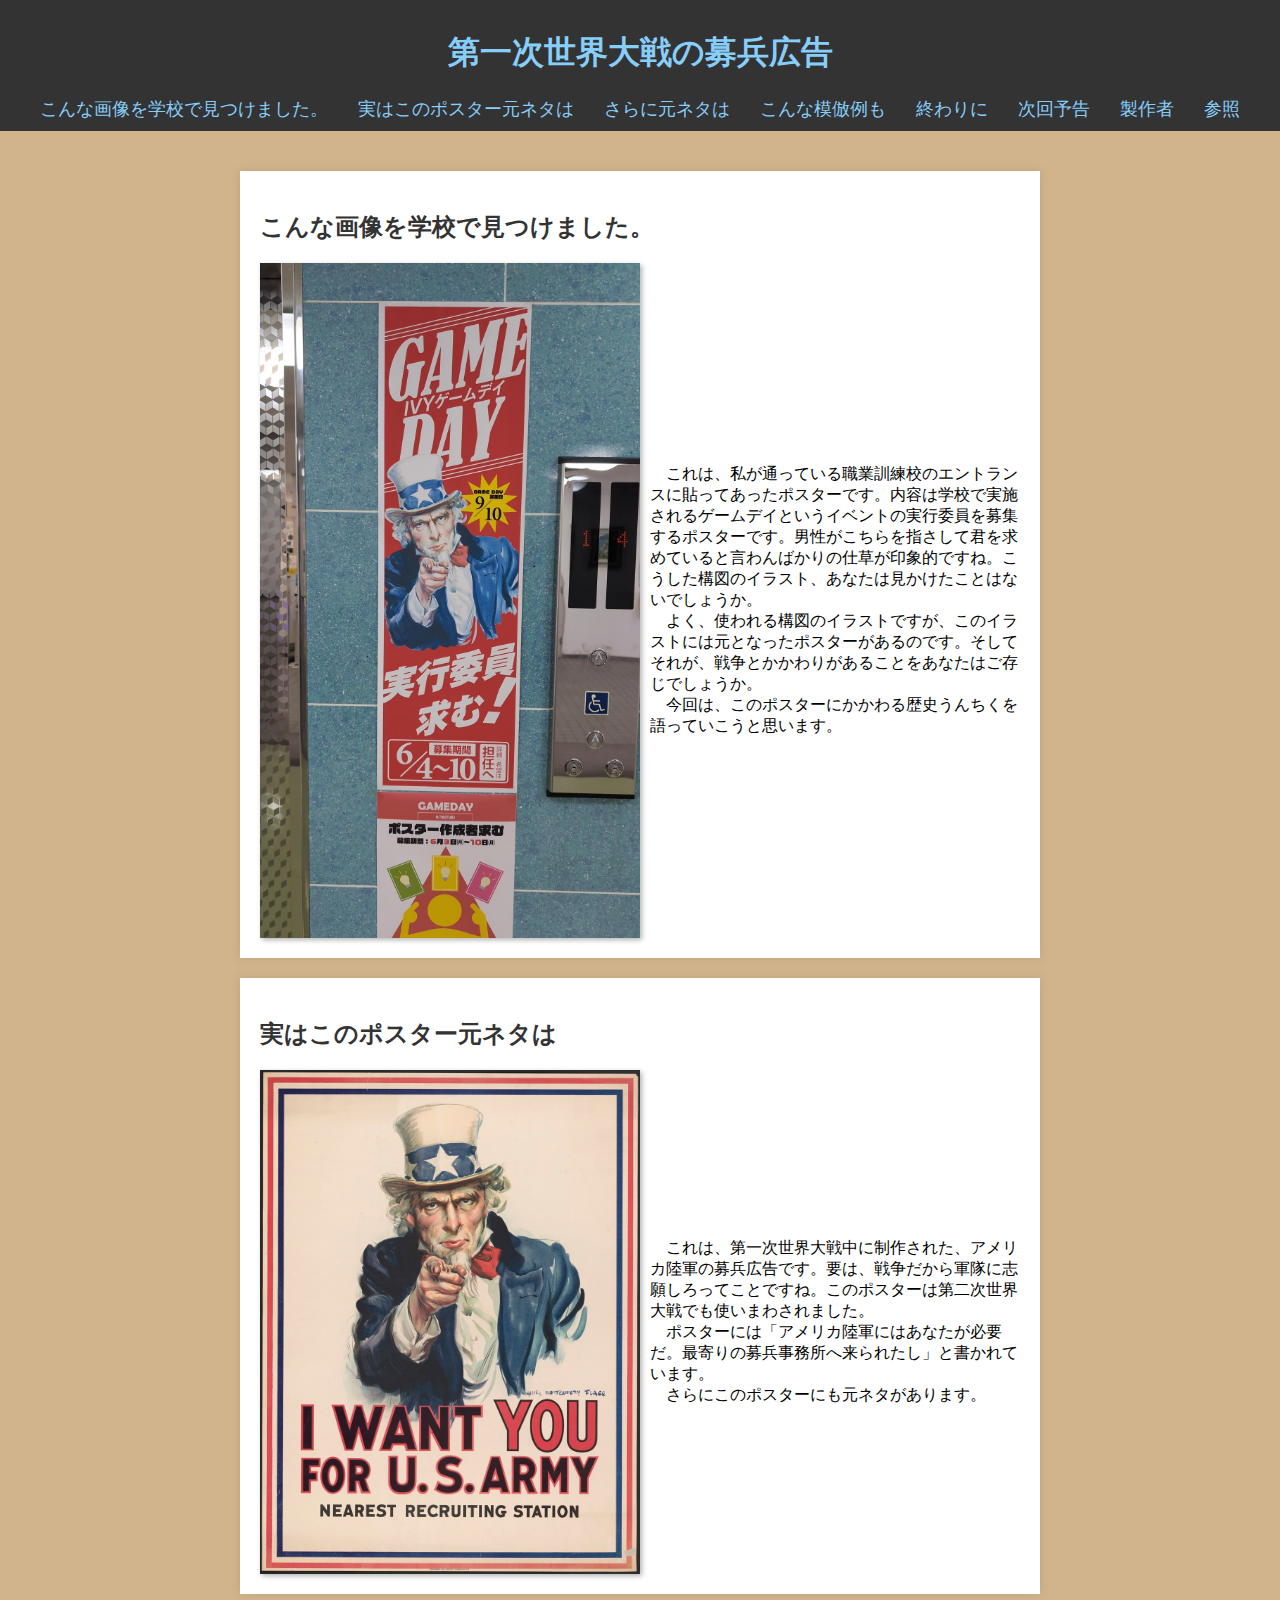
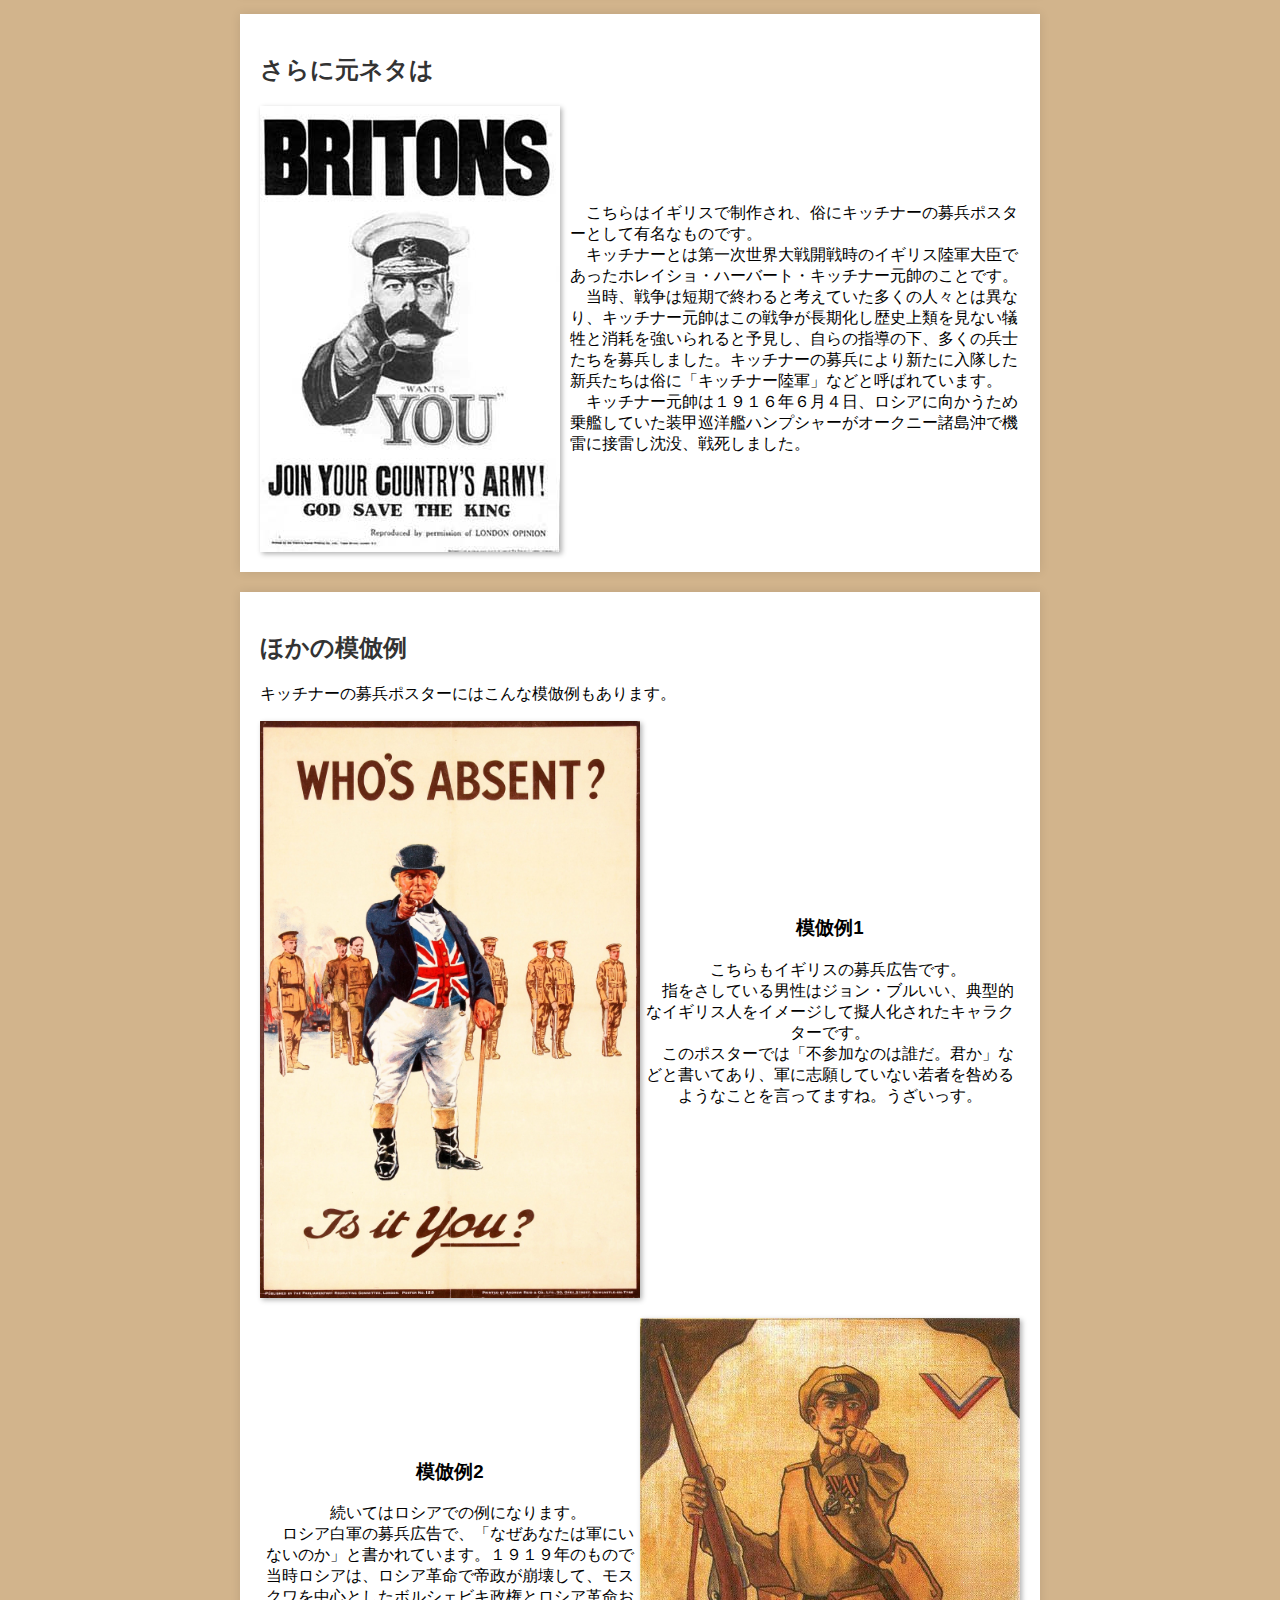
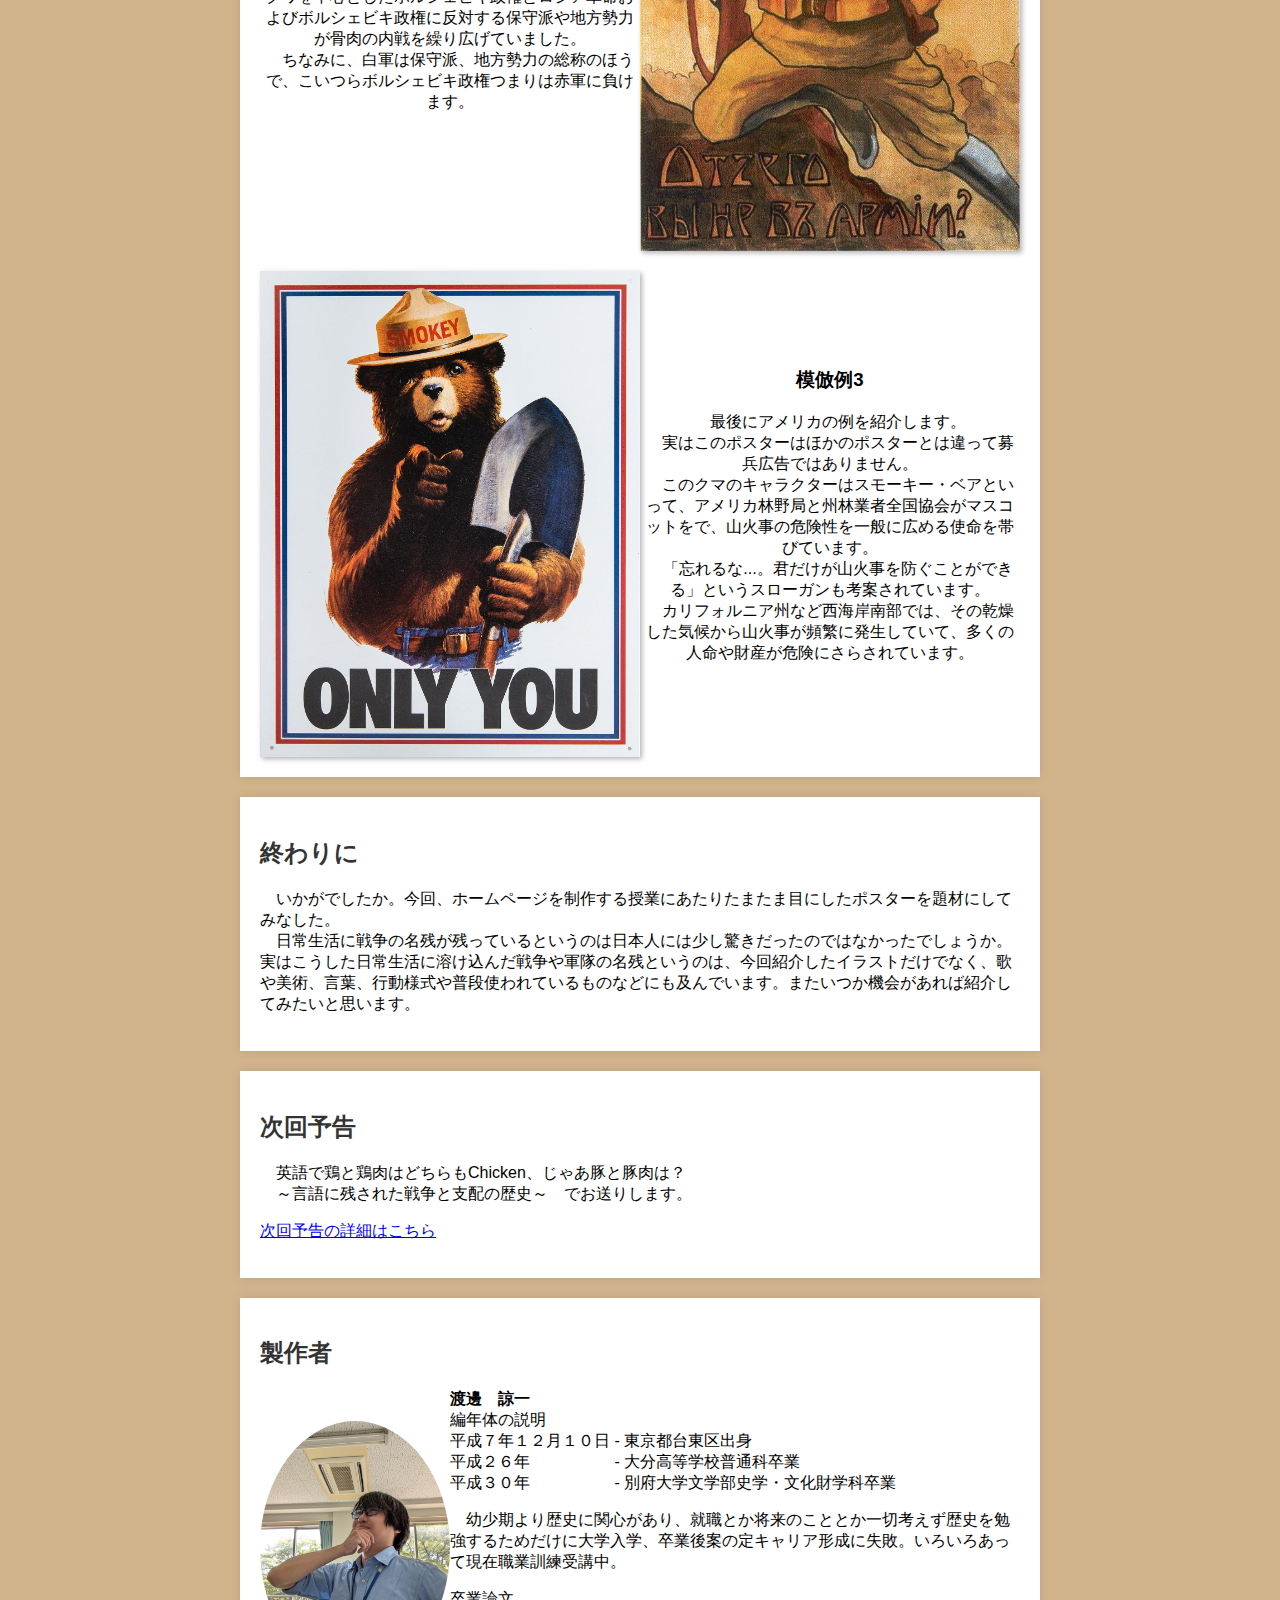
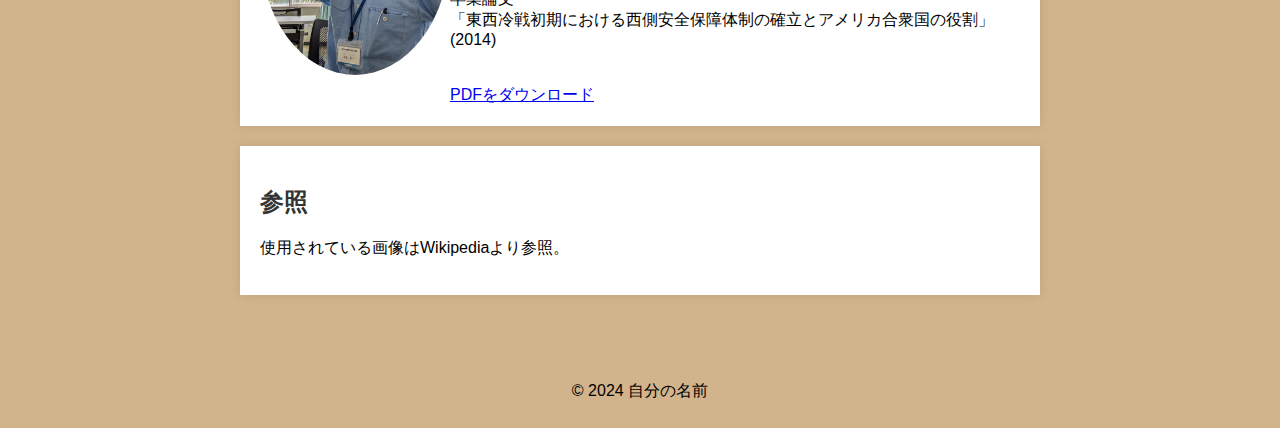
<file: 演習課題＿渡邊諒一/index.html>
<!DOCTYPE html>
<html lang="ja">
<head>
    <meta charset="UTF-8">
    <meta name="viewport" content="width=device-width, initial-scale=1.0">
    <title>戦争の残滓</title>
    <link rel="stylesheet" href="styles.css">
</head>
<body>
    <header>
        <h1>第一次世界大戦の募兵広告</h1>
        <nav>
            <ul>
                <li><a href="#section1">こんな画像を学校で見つけました。</a></li>
                <li><a href="#section2">実はこのポスター元ネタは</a></li>
                <li><a href="#section3">さらに元ネタは</a></li>
                <li><a href="#section4">こんな模倣例も</a></li>
                <li><a href="#section6">終わりに</a></li>
                <li><a href="#section7">次回予告</a></li>
                <li><a href="#section5">製作者</a></li>
                <li><a href="#section8">参照</a></li>
            </ul>
        </nav>
    </header>

    <main>
        <section id="section1">
            <h2>こんな画像を学校で見つけました。</h2>
            <div class="content">
                <img src="img/poster.jpg" alt="画像1" class="image image-half-height">
                <p>　これは、私が通っている職業訓練校のエントランスに貼ってあったポスターです。内容は学校で実施されるゲームデイというイベントの実行委員を募集するポスターです。男性がこちらを指さして君を求めていると言わんばかりの仕草が印象的ですね。こうした構図のイラスト、あなたは見かけたことはないでしょうか。<br>
                　よく、使われる構図のイラストですが、このイラストには元となったポスターがあるのです。そしてそれが、戦争とかかわりがあることをあなたはご存じでしょうか。<br>
                　今回は、このポスターにかかわる歴史うんちくを語っていこうと思います。</p>
            </div>
        </section>

        <section id="section2">
            <h2>実はこのポスター元ネタは</h2>
            <div class="content">
                <img src="img/america.jpg" alt="画像2" class="image image-shadow">
                <p>　これは、第一次世界大戦中に制作された、アメリカ陸軍の募兵広告です。要は、戦争だから軍隊に志願しろってことですね。このポスターは第二次世界大戦でも使いまわされました。<br>
                　ポスターには「アメリカ陸軍にはあなたが必要だ。最寄りの募兵事務所へ来られたし」と書かれています。<br>
                　さらにこのポスターにも元ネタがあります。</p>
            </div>
        </section>

        <section id="section3">
            <h2>さらに元ネタは</h2>
            <div class="content">
                <img src="img/buriton Kitchener.jpg" alt="画像3" class="image image-shadow">
                <p>　こちらはイギリスで制作され、俗にキッチナーの募兵ポスターとして有名なものです。<br>
                    　キッチナーとは第一次世界大戦開戦時のイギリス陸軍大臣であったホレイショ・ハーバート・キッチナー元帥のことです。<br>
                    　当時、戦争は短期で終わると考えていた多くの人々とは異なり、キッチナー元帥はこの戦争が長期化し歴史上類を見ない犠牲と消耗を強いられると予見し、自らの指導の下、多くの兵士たちを募兵しました。キッチナーの募兵により新たに入隊した新兵たちは俗に「キッチナー陸軍」などと呼ばれています。<br>
                    　キッチナー元帥は１９１６年６月４日、ロシアに向かうため乗艦していた装甲巡洋艦ハンプシャーがオークニー諸島沖で機雷に接雷し沈没、戦死しました。</p>
            </div>
        </section>

        <section id="section4">
            <h2>ほかの模倣例</h2>
                <p>キッチナーの募兵ポスターにはこんな模倣例もあります。</p>
            <div class="image-container">
                <div class="image-box image-left">
                    <img src="img/buriton.jpeg" alt="模倣例1" class="image image-shadow">
                    <div>
                        <h3>模倣例1</h3>
                        <p>　こちらもイギリスの募兵広告です。<br>
                        　指をさしている男性はジョン・ブルいい、典型的なイギリス人をイメージして擬人化されたキャラクターです。<br>
                        　このポスターでは「不参加なのは誰だ。君か」などと書いてあり、軍に志願していない若者を咎めるようなことを言ってますね。うざいっす。</p>
                    </div>
                </div>
                <div class="image-box image-right">
                    <div>
                        <h3>模倣例2</h3>
                        <p>　続いてはロシアでの例になります。<br>
                        　ロシア白軍の募兵広告で、「なぜあなたは軍にいないのか」と書かれています。１９１９年のもので当時ロシアは、ロシア革命で帝政が崩壊して、モスクワを中心としたボルシェビキ政権とロシア革命およびボルシェビキ政権に反対する保守派や地方勢力が骨肉の内戦を繰り広げていました。<br>
                        　ちなみに、白軍は保守派、地方勢力の総称のほうで、こいつらボルシェビキ政権つまりは赤軍に負けます。</p>
                    </div>
                    <img src="img/russia.jpg" alt="模倣例2" class="image image-shadow">
                </div>
                <div class="image-box image-left">
                    <img src="img/bear.jpg" alt="模倣例3" class="image image-shadow">
                    <div>
                        <h3>模倣例3</h3>
                        <p>　最後にアメリカの例を紹介します。<br>
                        　実はこのポスターはほかのポスターとは違って募兵広告ではありません。<br>
                        　このクマのキャラクターはスモーキー・ベアといって、アメリカ林野局と州林業者全国協会がマスコットをで、山火事の危険性を一般に広める使命を帯びています。<br>
                        　「忘れるな...。君だけが山火事を防ぐことができる」というスローガンも考案されています。<br>
                        　カリフォルニア州など西海岸南部では、その乾燥した気候から山火事が頻繁に発生していて、多くの人命や財産が危険にさらされています。</p>
                    </div>
                </div>
            </div>
        </section>

        <section id="section6">
            <h2>終わりに</h2>
            <p>　いかがでしたか。今回、ホームページを制作する授業にあたりたまたま目にしたポスターを題材にしてみなした。<br>
            　日常生活に戦争の名残が残っているというのは日本人には少し驚きだったのではなかったでしょうか。実はこうした日常生活に溶け込んだ戦争や軍隊の名残というのは、今回紹介したイラストだけでなく、歌や美術、言葉、行動様式や普段使われているものなどにも及んでいます。またいつか機会があれば紹介してみたいと思います。</p>
        </section>

        <section id="section7">
            <h2>次回予告</h2>
            <p>　英語で鶏と鶏肉はどちらもChicken、じゃあ豚と豚肉は？<br>
            　～言語に残された戦争と支配の歴史～　でお送りします。</p>
            <p><a href="#">次回予告の詳細はこちら</a></p>
        </section>

        <section id="section5">
            <h2>製作者</h2>
            <div class="creator">
                <img src="img/honnninn.jpg" alt="アバター" class="avatar-large">
                <div class="creator-details">
                    <strong class="creator-name">渡邊　諒一</strong><br>
                    <span>編年体の説明</span><br>
                    <span>平成７年１２月１０日 - 東京都台東区出身<br>
                            平成２６年　　　　　 - 大分高等学校普通科卒業<br>
                            平成３０年　　　　　 - 別府大学文学部史学・文化財学科卒業</span><br>
                    <p>　幼少期より歴史に関心があり、就職とか将来のこととか一切考えず歴史を勉強するためだけに大学入学、卒業後案の定キャリア形成に失敗。いろいろあって現在職業訓練受講中。</p>
                    <span>卒業論文<br>
                        「東西冷戦初期における西側安全保障体制の確立とアメリカ合衆国の役割」(2014)<br><br><br>
                    <span><a href="ronnbun.pdf">PDFをダウンロード</a></span>
                </div>
            </div>
        </section>

        <section id="section8">
            <h2>参照</h2>
            <p>使用されている画像はWikipediaより参照。</p>
        </section>
    </main>

    <footer>
        <p>&copy; 2024 自分の名前</p>
    </footer>
</body>
</html>
</file>
<file: 演習課題＿渡邊諒一/styles.css>
body {
    font-family: 'Arial', sans-serif;
    background-color: #d2b48c; /* レトロな茶色 */
    margin: 0;
    padding: 0;
}

header {
    background-color: #333;
    color: #87CEFA; /* 明るい青 */
    padding: 10px 0;
    text-align: center;
}

nav ul {
    list-style: none;
    padding: 0;
    margin: 0;
    display: flex;
    justify-content: center;
}

nav ul li {
    margin: 0 15px;
}

nav ul li a {
    color: #87CEFA; /* 明るい青 */
    text-decoration: none;
    font-size: 1.1em;
}

main {
    max-width: 800px;
    margin: 20px auto;
    padding: 20px;
    background-color: #d2b48c; /* レトロな茶色 */
}

section {
    margin-bottom: 20px;
    padding: 20px;
    background-color: white;
    box-shadow: 0 0 10px rgba(0, 0, 0, 0.1);
}

section h2 {
    color: #333;
}

.content {
    display: flex;
    flex-direction: row;
    align-items: center;
}

.content img {
    width: 50%; /* 半分の大きさに設定 */
    height: auto;
    margin-right: 10px;
    box-shadow: 2px 2px 5px rgba(0, 0, 0, 0.3); /* 影を追加 */
}

.image-container {
    display: flex;
    flex-direction: column;
    gap: 20px;
}

.image-box {
    display: flex;
    flex-direction: row;
    align-items: center;
    text-align: center;
}

.image-box img {
    width: 50%; /* 半分の大きさに設定 */
    height: auto;
    box-shadow: 2px 2px 5px rgba(0, 0, 0, 0.3); /* 影を追加 */
}

.image-box.image-left img {
    order: 1;
}

.image-box.image-left div {
    order: 2;
}

.image-box.image-right img {
    order: 2;
}

.image-box.image-right div {
    order: 1;
}

.creator {
    display: flex;
    align-items: center;
}

.creator img.avatar {
    width: 100px;
    height: 100px;
    border-radius: 50%;
    margin-right: 10
}

footer {
    text-align: center;
    padding: 10px 0;
}
.image-half-height {
    height: 50%; /* 画像の高さを半分に設定 */
}
.creator img.avatar-large {
    width: 25%; /* 他の画像の4分の1の大きさに設定 */
    height: auto;
    border-radius: 50%; /* 円形に設定 */
}
</file>
